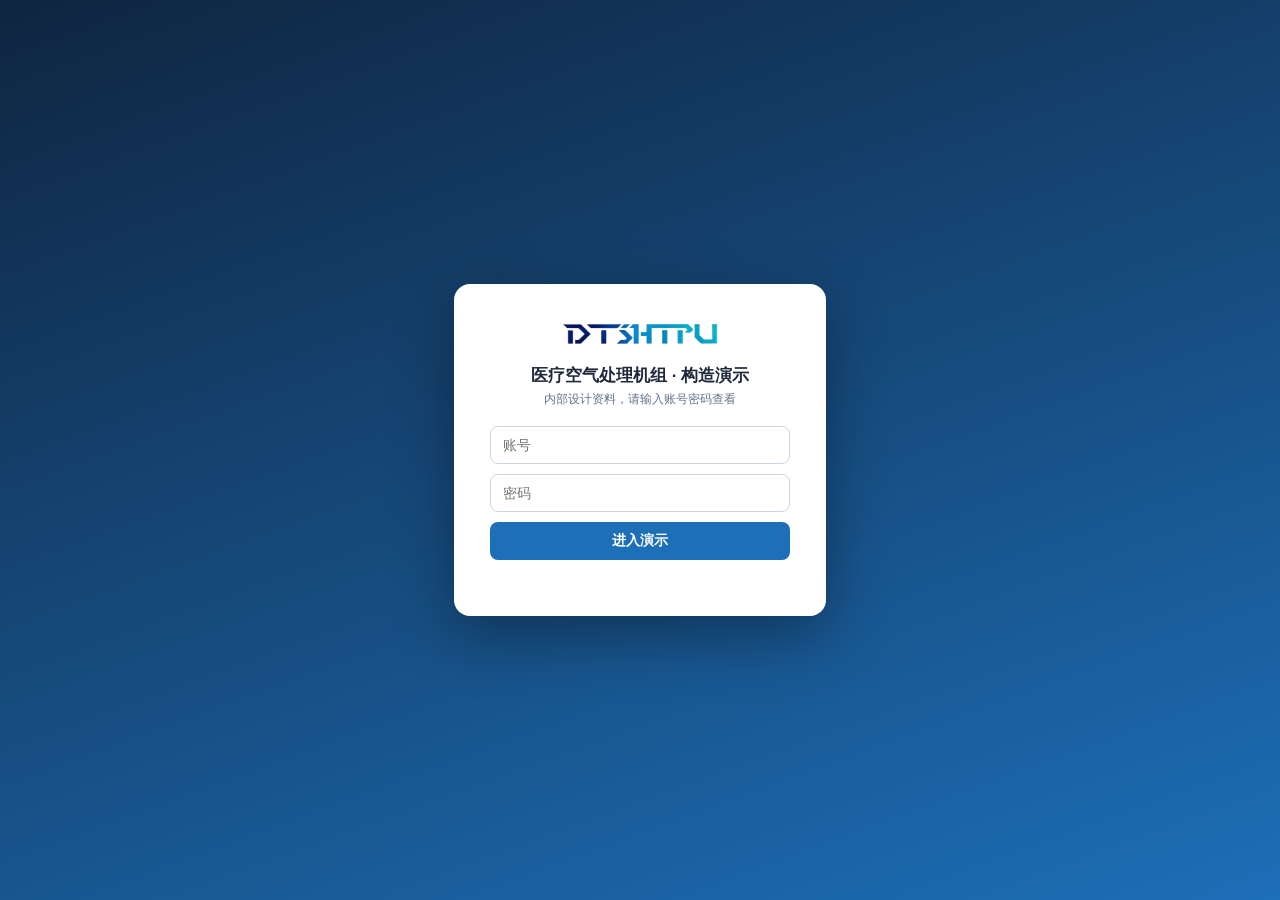
<file: index.html>
<!doctype html>
<html lang="zh-CN">
  <head>
    <meta charset="UTF-8" />
    <meta name="viewport" content="width=device-width, initial-scale=1.0" />
    <title>医疗空气处理机组 · 详细构造 3D 示意（内部预览版）</title>
    <style>
      html, body { margin: 0; height: 100%; overflow: hidden; background: #e8edf2; font-family: "Microsoft YaHei", sans-serif; }
      #app { width: 100vw; height: 100vh; }
      .bar {
        position: fixed; top: 0; left: 0; right: 0; z-index: 10;
        display: flex; flex-wrap: wrap; align-items: center; gap: 8px;
        padding: 8px 12px; background: rgba(255,255,255,.92); border-bottom: 1px solid #d5dce4;
        backdrop-filter: blur(6px);
      }
      .bar img { height: 26px; }
      .bar .t { font-size: 13px; color: #475569; font-weight: 600; }
      .bar .tag { font-size: 10px; background: #fef3c7; color: #92400e; border-radius: 99px; padding: 2px 8px; font-weight: 700; }
      .bar .sp { flex: 1; }
      .btn {
        border: 1px solid #cbd5e1; background: #fff; color: #475569;
        border-radius: 8px; padding: 5px 10px; font-size: 12px; cursor: pointer;
      }
      .btn.on { background: #1d6fb8; border-color: #1d6fb8; color: #fff; }
      .legend {
        position: fixed; left: 10px; bottom: 10px; z-index: 10;
        background: rgba(255,255,255,.92); border: 1px solid #d5dce4; border-radius: 12px;
        padding: 8px 12px; font-size: 11px; color: #475569; line-height: 1.9;
      }
      .ln { display: inline-block; width: 22px; border-top: 2px dashed; vertical-align: middle; margin-right: 6px; }
      .specs {
        position: fixed; right: 10px; top: 56px; z-index: 10;
        background: rgba(255,255,255,.92); border: 1px solid #d5dce4; border-radius: 12px;
        padding: 10px 14px; font-size: 12px; color: #334155; line-height: 2;
      }
      .specs b { color: #1d6fb8; }
      .hint {
        position: fixed; right: 10px; bottom: 10px; z-index: 10;
        background: rgba(30,41,59,.8); color: #fff; font-size: 11px;
        border-radius: 8px; padding: 5px 10px;
      }
      /* 密码门禁 */
      #gate {
        position: fixed; inset: 0; z-index: 100;
        background: linear-gradient(160deg, #0f2540, #1d6fb8);
        display: flex; align-items: center; justify-content: center;
      }
      #gate .card {
        background: #fff; border-radius: 16px; padding: 32px 36px; width: 300px;
        box-shadow: 0 20px 60px rgba(0,0,0,.35); text-align: center;
      }
      #gate img { height: 34px; margin-bottom: 10px; }
      #gate h2 { margin: 0 0 4px; font-size: 17px; color: #1e293b; }
      #gate p { margin: 0 0 18px; font-size: 12px; color: #64748b; }
      #gate input {
        width: 100%; box-sizing: border-box; margin-bottom: 10px; padding: 10px 12px;
        border: 1px solid #cbd5e1; border-radius: 8px; font-size: 14px; outline: none;
      }
      #gate input:focus { border-color: #1d6fb8; }
      #gate button {
        width: 100%; padding: 10px; border: 0; border-radius: 8px; cursor: pointer;
        background: #1d6fb8; color: #fff; font-size: 14px; font-weight: 700;
      }
      #gate .err { color: #dc2626; font-size: 12px; height: 16px; margin-top: 8px; }
    </style>
    <script type="module" crossorigin src="./assets/index-B-9FXGo0.js"></script>
  </head>
  <body>
    <div id="gate">
      <div class="card">
        <img src="[data-uri]" alt="logo" />
        <h2>医疗空气处理机组 · 构造演示</h2>
        <p>内部设计资料，请输入账号密码查看</p>
        <input id="gUser" placeholder="账号" autocomplete="off" />
        <input id="gPass" type="password" placeholder="密码" />
        <button id="gBtn">进入演示</button>
        <div class="err" id="gErr"></div>
      </div>
    </div>
    <div class="bar">
      <img src="[data-uri]" alt="logo" />
      <span class="t">医疗空气处理机组 · 百级净化恒温恒湿 · 详细构造示意</span>
      <span class="tag">内部资料 · 请勿外传</span>
      <span class="sp"></span>
      <button class="btn on" id="bFlow">气流动画</button>
      <button class="btn on" id="bLabel">部位标识</button>
      <button class="btn on" id="bEq">设备开盖</button>
      <button class="btn" id="bMaint">维护门·滤材</button>
      <button class="btn" id="bRot">自动旋转</button>
      <button class="btn" id="bReset">复位视角</button>
    </div>
    <div class="specs">
      <b>技术参数</b><br/>
      风量 <b>6000 m³/h</b><br/>
      制冷 <b>5 kW</b> ｜ 电加热 <b>3 kW</b><br/>
      电极加湿 <b>1 kW</b> ｜ 送风机 <b>2.2 kW</b><br/>
      正面宽 <b>1100</b> × 深 <b>800</b> ｜ 高 <b>1970</b>（含轮）
    </div>
    <div class="legend">
      <div><span class="ln" style="border-color:#2563eb"></span>送风（蒸发→加热→加湿→过滤→灭菌→风机→后部出风口）</div>
      <div><span class="ln" style="border-color:#059669"></span>回风（后部回风口·电磁对接 → 回风道下行 → 底部入混合腔）</div>
      <div><span class="ln" style="border-color:#d97706"></span>新风（新风阀按比例补入）</div>
      <div><span class="ln" style="border-color:#64748b"></span>冷凝器散热排风</div>
    </div>
    <div class="hint">拖动旋转 · 滚轮/双指缩放</div>
    <div id="app"></div>
    <script>
      (function () {
        var gate = document.getElementById("gate");
        if (sessionStorage.getItem("dsp-auth") === "1") { gate.style.display = "none"; return; }
        function tryLogin() {
          var u = document.getElementById("gUser").value.trim();
          var p = document.getElementById("gPass").value.trim();
          if (u === "dsp123" && p === "dsp888") {
            sessionStorage.setItem("dsp-auth", "1");
            gate.style.display = "none";
          } else {
            document.getElementById("gErr").textContent = "账号或密码不正确";
          }
        }
        document.getElementById("gBtn").onclick = tryLogin;
        document.getElementById("gPass").addEventListener("keydown", function (e) {
          if (e.key === "Enter") tryLogin();
        });
      })();
    </script>
  </body>
</html>
</file>
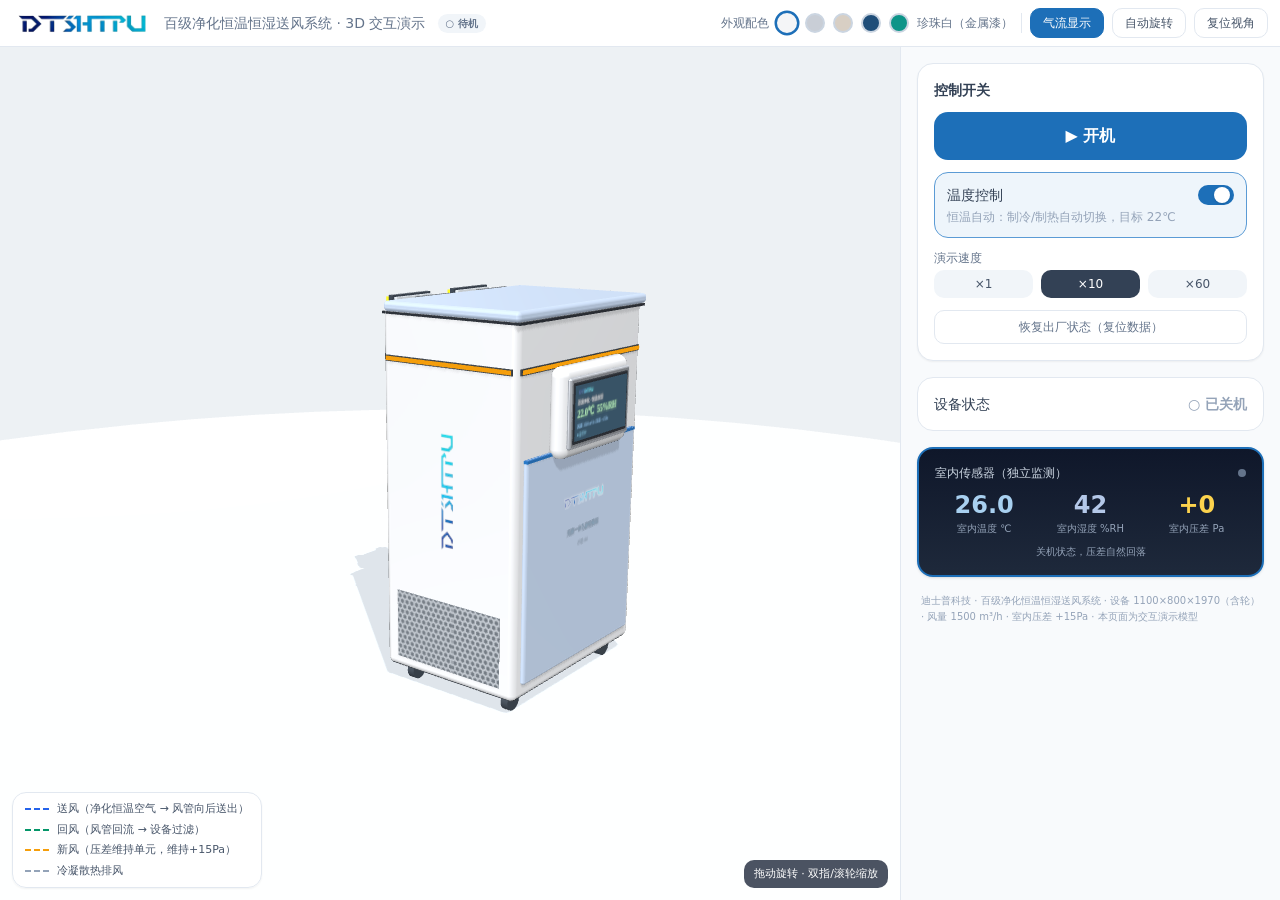
<file: demo/index.html>
<!doctype html>
<html lang="zh-CN">
  <head>
    <meta charset="UTF-8" />
    <meta name="viewport" content="width=device-width, initial-scale=1.0" />
    <title>迪士普科技 · 百级净化恒温恒湿送风系统 · 3D 交互演示</title>
    <script type="module" crossorigin src="./assets/main-hoHMKtmf.js"></script>
    <link rel="modulepreload" crossorigin href="./assets/RoundedBoxGeometry-uWDBBAbW.js">
    <link rel="stylesheet" crossorigin href="./assets/main-CLY2mzZf.css">
  </head>
  <body>
    <div id="root">
      <div style="display:flex;height:100vh;align-items:center;justify-content:center;color:#64748b;font:14px sans-serif;">
        页面加载中，请稍候……（若长时间无反应，请检查网络后刷新）
      </div>
    </div>

  </body>
</html>
</file>
<file: demo/assets/main-CLY2mzZf.css>
*,:before,:after{--tw-border-spacing-x: 0;--tw-border-spacing-y: 0;--tw-translate-x: 0;--tw-translate-y: 0;--tw-rotate: 0;--tw-skew-x: 0;--tw-skew-y: 0;--tw-scale-x: 1;--tw-scale-y: 1;--tw-pan-x: ;--tw-pan-y: ;--tw-pinch-zoom: ;--tw-scroll-snap-strictness: proximity;--tw-gradient-from-position: ;--tw-gradient-via-position: ;--tw-gradient-to-position: ;--tw-ordinal: ;--tw-slashed-zero: ;--tw-numeric-figure: ;--tw-numeric-spacing: ;--tw-numeric-fraction: ;--tw-ring-inset: ;--tw-ring-offset-width: 0px;--tw-ring-offset-color: #fff;--tw-ring-color: rgb(59 130 246 / .5);--tw-ring-offset-shadow: 0 0 #0000;--tw-ring-shadow: 0 0 #0000;--tw-shadow: 0 0 #0000;--tw-shadow-colored: 0 0 #0000;--tw-blur: ;--tw-brightness: ;--tw-contrast: ;--tw-grayscale: ;--tw-hue-rotate: ;--tw-invert: ;--tw-saturate: ;--tw-sepia: ;--tw-drop-shadow: ;--tw-backdrop-blur: ;--tw-backdrop-brightness: ;--tw-backdrop-contrast: ;--tw-backdrop-grayscale: ;--tw-backdrop-hue-rotate: ;--tw-backdrop-invert: ;--tw-backdrop-opacity: ;--tw-backdrop-saturate: ;--tw-backdrop-sepia: ;--tw-contain-size: ;--tw-contain-layout: ;--tw-contain-paint: ;--tw-contain-style: }::backdrop{--tw-border-spacing-x: 0;--tw-border-spacing-y: 0;--tw-translate-x: 0;--tw-translate-y: 0;--tw-rotate: 0;--tw-skew-x: 0;--tw-skew-y: 0;--tw-scale-x: 1;--tw-scale-y: 1;--tw-pan-x: ;--tw-pan-y: ;--tw-pinch-zoom: ;--tw-scroll-snap-strictness: proximity;--tw-gradient-from-position: ;--tw-gradient-via-position: ;--tw-gradient-to-position: ;--tw-ordinal: ;--tw-slashed-zero: ;--tw-numeric-figure: ;--tw-numeric-spacing: ;--tw-numeric-fraction: ;--tw-ring-inset: ;--tw-ring-offset-width: 0px;--tw-ring-offset-color: #fff;--tw-ring-color: rgb(59 130 246 / .5);--tw-ring-offset-shadow: 0 0 #0000;--tw-ring-shadow: 0 0 #0000;--tw-shadow: 0 0 #0000;--tw-shadow-colored: 0 0 #0000;--tw-blur: ;--tw-brightness: ;--tw-contrast: ;--tw-grayscale: ;--tw-hue-rotate: ;--tw-invert: ;--tw-saturate: ;--tw-sepia: ;--tw-drop-shadow: ;--tw-backdrop-blur: ;--tw-backdrop-brightness: ;--tw-backdrop-contrast: ;--tw-backdrop-grayscale: ;--tw-backdrop-hue-rotate: ;--tw-backdrop-invert: ;--tw-backdrop-opacity: ;--tw-backdrop-saturate: ;--tw-backdrop-sepia: ;--tw-contain-size: ;--tw-contain-layout: ;--tw-contain-paint: ;--tw-contain-style: }*,:before,:after{box-sizing:border-box;border-width:0;border-style:solid;border-color:#e5e7eb}:before,:after{--tw-content: ""}html,:host{line-height:1.5;-webkit-text-size-adjust:100%;-moz-tab-size:4;-o-tab-size:4;tab-size:4;font-family:ui-sans-serif,system-ui,sans-serif,"Apple Color Emoji","Segoe UI Emoji",Segoe UI Symbol,"Noto Color Emoji";font-feature-settings:normal;font-variation-settings:normal;-webkit-tap-highlight-color:transparent}body{margin:0;line-height:inherit}hr{height:0;color:inherit;border-top-width:1px}abbr:where([title]){-webkit-text-decoration:underline dotted;text-decoration:underline dotted}h1,h2,h3,h4,h5,h6{font-size:inherit;font-weight:inherit}a{color:inherit;text-decoration:inherit}b,strong{font-weight:bolder}code,kbd,samp,pre{font-family:ui-monospace,SFMono-Regular,Menlo,Monaco,Consolas,Liberation Mono,Courier New,monospace;font-feature-settings:normal;font-variation-settings:normal;font-size:1em}small{font-size:80%}sub,sup{font-size:75%;line-height:0;position:relative;vertical-align:baseline}sub{bottom:-.25em}sup{top:-.5em}table{text-indent:0;border-color:inherit;border-collapse:collapse}button,input,optgroup,select,textarea{font-family:inherit;font-feature-settings:inherit;font-variation-settings:inherit;font-size:100%;font-weight:inherit;line-height:inherit;letter-spacing:inherit;color:inherit;margin:0;padding:0}button,select{text-transform:none}button,input:where([type=button]),input:where([type=reset]),input:where([type=submit]){-webkit-appearance:button;background-color:transparent;background-image:none}:-moz-focusring{outline:auto}:-moz-ui-invalid{box-shadow:none}progress{vertical-align:baseline}::-webkit-inner-spin-button,::-webkit-outer-spin-button{height:auto}[type=search]{-webkit-appearance:textfield;outline-offset:-2px}::-webkit-search-decoration{-webkit-appearance:none}::-webkit-file-upload-button{-webkit-appearance:button;font:inherit}summary{display:list-item}blockquote,dl,dd,h1,h2,h3,h4,h5,h6,hr,figure,p,pre{margin:0}fieldset{margin:0;padding:0}legend{padding:0}ol,ul,menu{list-style:none;margin:0;padding:0}dialog{padding:0}textarea{resize:vertical}input::-moz-placeholder,textarea::-moz-placeholder{opacity:1;color:#9ca3af}input::placeholder,textarea::placeholder{opacity:1;color:#9ca3af}button,[role=button]{cursor:pointer}:disabled{cursor:default}img,svg,video,canvas,audio,iframe,embed,object{display:block;vertical-align:middle}img,video{max-width:100%;height:auto}[hidden]:where(:not([hidden=until-found])){display:none}:root{--background: 0 0% 100%;--foreground: 240 10% 3.9%;--card: 0 0% 100%;--card-foreground: 240 10% 3.9%;--popover: 0 0% 100%;--popover-foreground: 240 10% 3.9%;--primary: 240 5.9% 10%;--primary-foreground: 0 0% 98%;--secondary: 240 4.8% 95.9%;--secondary-foreground: 240 5.9% 10%;--muted: 240 4.8% 95.9%;--muted-foreground: 240 3.8% 46.1%;--accent: 240 4.8% 95.9%;--accent-foreground: 240 5.9% 10%;--destructive: 0 84.2% 60.2%;--destructive-foreground: 0 0% 98%;--border: 240 5.9% 90%;--input: 240 5.9% 90%;--ring: 240 5.9% 10%;--radius: .625rem;--sidebar-background: 0 0% 98%;--sidebar-foreground: 240 5.3% 26.1%;--sidebar-primary: 240 5.9% 10%;--sidebar-primary-foreground: 0 0% 98%;--sidebar-accent: 240 4.8% 95.9%;--sidebar-accent-foreground: 240 5.9% 10%;--sidebar-border: 220 13% 91%;--sidebar-ring: 217.2 91.2% 59.8%}*{border-color:hsl(var(--border))}body{background-color:hsl(var(--background));color:hsl(var(--foreground))}.visible{visibility:visible}.absolute{position:absolute}.relative{position:relative}.bottom-2{bottom:.5rem}.left-2{left:.5rem}.right-2{right:.5rem}.mb-1{margin-bottom:.25rem}.ml-auto{margin-left:auto}.mt-1{margin-top:.25rem}.mt-2{margin-top:.5rem}.inline-block{display:inline-block}.flex{display:flex}.inline-flex{display:inline-flex}.grid{display:grid}.hidden{display:none}.h-2{height:.5rem}.h-4{height:1rem}.h-5{height:1.25rem}.h-7{height:1.75rem}.h-\[52vh\]{height:52vh}.h-full{height:100%}.h-screen{height:100vh}.min-h-0{min-height:0px}.min-h-screen{min-height:100vh}.w-2{width:.5rem}.w-4{width:1rem}.w-5{width:1.25rem}.w-9{width:2.25rem}.w-auto{width:auto}.w-full{width:100%}.w-px{width:1px}.w-screen{width:100vw}.min-w-0{min-width:0px}.flex-1{flex:1 1 0%}.shrink-0{flex-shrink:0}.translate-x-0\.5{--tw-translate-x: .125rem;transform:translate(var(--tw-translate-x),var(--tw-translate-y)) rotate(var(--tw-rotate)) skew(var(--tw-skew-x)) skewY(var(--tw-skew-y)) scaleX(var(--tw-scale-x)) scaleY(var(--tw-scale-y))}.translate-x-4{--tw-translate-x: 1rem;transform:translate(var(--tw-translate-x),var(--tw-translate-y)) rotate(var(--tw-rotate)) skew(var(--tw-skew-x)) skewY(var(--tw-skew-y)) scaleX(var(--tw-scale-x)) scaleY(var(--tw-scale-y))}.scale-125{--tw-scale-x: 1.25;--tw-scale-y: 1.25;transform:translate(var(--tw-translate-x),var(--tw-translate-y)) rotate(var(--tw-rotate)) skew(var(--tw-skew-x)) skewY(var(--tw-skew-y)) scaleX(var(--tw-scale-x)) scaleY(var(--tw-scale-y))}.transform{transform:translate(var(--tw-translate-x),var(--tw-translate-y)) rotate(var(--tw-rotate)) skew(var(--tw-skew-x)) skewY(var(--tw-skew-y)) scaleX(var(--tw-scale-x)) scaleY(var(--tw-scale-y))}@keyframes pulse{50%{opacity:.5}}.animate-pulse{animation:pulse 2s cubic-bezier(.4,0,.6,1) infinite}.resize{resize:both}.grid-cols-3{grid-template-columns:repeat(3,minmax(0,1fr))}.flex-col{flex-direction:column}.flex-wrap{flex-wrap:wrap}.items-center{align-items:center}.justify-between{justify-content:space-between}.gap-1\.5{gap:.375rem}.gap-2{gap:.5rem}.gap-x-3{-moz-column-gap:.75rem;column-gap:.75rem}.gap-y-2{row-gap:.5rem}.space-y-1>:not([hidden])~:not([hidden]){--tw-space-y-reverse: 0;margin-top:calc(.25rem * calc(1 - var(--tw-space-y-reverse)));margin-bottom:calc(.25rem * var(--tw-space-y-reverse))}.space-y-3>:not([hidden])~:not([hidden]){--tw-space-y-reverse: 0;margin-top:calc(.75rem * calc(1 - var(--tw-space-y-reverse)));margin-bottom:calc(.75rem * var(--tw-space-y-reverse))}.space-y-4>:not([hidden])~:not([hidden]){--tw-space-y-reverse: 0;margin-top:calc(1rem * calc(1 - var(--tw-space-y-reverse)));margin-bottom:calc(1rem * var(--tw-space-y-reverse))}.rounded-2xl{border-radius:1rem}.rounded-full{border-radius:9999px}.rounded-lg{border-radius:var(--radius)}.rounded-xl{border-radius:calc(var(--radius) + 4px)}.border{border-width:1px}.border-2{border-width:2px}.border-b{border-bottom-width:1px}.border-t{border-top-width:1px}.border-t-2{border-top-width:2px}.border-dashed{border-style:dashed}.border-\[\#1d6fb8\]{--tw-border-opacity: 1;border-color:rgb(29 111 184 / var(--tw-border-opacity, 1))}.border-\[\#5b9bd5\]{--tw-border-opacity: 1;border-color:rgb(91 155 213 / var(--tw-border-opacity, 1))}.border-amber-500{--tw-border-opacity: 1;border-color:rgb(245 158 11 / var(--tw-border-opacity, 1))}.border-blue-600{--tw-border-opacity: 1;border-color:rgb(37 99 235 / var(--tw-border-opacity, 1))}.border-emerald-300{--tw-border-opacity: 1;border-color:rgb(110 231 183 / var(--tw-border-opacity, 1))}.border-emerald-600{--tw-border-opacity: 1;border-color:rgb(5 150 105 / var(--tw-border-opacity, 1))}.border-slate-200{--tw-border-opacity: 1;border-color:rgb(226 232 240 / var(--tw-border-opacity, 1))}.border-slate-300{--tw-border-opacity: 1;border-color:rgb(203 213 225 / var(--tw-border-opacity, 1))}.border-slate-400{--tw-border-opacity: 1;border-color:rgb(148 163 184 / var(--tw-border-opacity, 1))}.bg-\[\#1d6fb8\]{--tw-bg-opacity: 1;background-color:rgb(29 111 184 / var(--tw-bg-opacity, 1))}.bg-\[\#eef5fb\]{--tw-bg-opacity: 1;background-color:rgb(238 245 251 / var(--tw-bg-opacity, 1))}.bg-emerald-100{--tw-bg-opacity: 1;background-color:rgb(209 250 229 / var(--tw-bg-opacity, 1))}.bg-emerald-400{--tw-bg-opacity: 1;background-color:rgb(52 211 153 / var(--tw-bg-opacity, 1))}.bg-emerald-50{--tw-bg-opacity: 1;background-color:rgb(236 253 245 / var(--tw-bg-opacity, 1))}.bg-rose-500{--tw-bg-opacity: 1;background-color:rgb(244 63 94 / var(--tw-bg-opacity, 1))}.bg-slate-100{--tw-bg-opacity: 1;background-color:rgb(241 245 249 / var(--tw-bg-opacity, 1))}.bg-slate-200{--tw-bg-opacity: 1;background-color:rgb(226 232 240 / var(--tw-bg-opacity, 1))}.bg-slate-300{--tw-bg-opacity: 1;background-color:rgb(203 213 225 / var(--tw-bg-opacity, 1))}.bg-slate-50{--tw-bg-opacity: 1;background-color:rgb(248 250 252 / var(--tw-bg-opacity, 1))}.bg-slate-500{--tw-bg-opacity: 1;background-color:rgb(100 116 139 / var(--tw-bg-opacity, 1))}.bg-slate-700{--tw-bg-opacity: 1;background-color:rgb(51 65 85 / var(--tw-bg-opacity, 1))}.bg-slate-800\/80{background-color:#1e293bcc}.bg-white{--tw-bg-opacity: 1;background-color:rgb(255 255 255 / var(--tw-bg-opacity, 1))}.bg-white\/90{background-color:#ffffffe6}.bg-gradient-to-b{background-image:linear-gradient(to bottom,var(--tw-gradient-stops))}.from-slate-900{--tw-gradient-from: #0f172a var(--tw-gradient-from-position);--tw-gradient-to: rgb(15 23 42 / 0) var(--tw-gradient-to-position);--tw-gradient-stops: var(--tw-gradient-from), var(--tw-gradient-to)}.to-slate-800{--tw-gradient-to: #1e293b var(--tw-gradient-to-position)}.p-3{padding:.75rem}.p-4{padding:1rem}.px-1{padding-left:.25rem;padding-right:.25rem}.px-2{padding-left:.5rem;padding-right:.5rem}.px-2\.5{padding-left:.625rem;padding-right:.625rem}.px-3{padding-left:.75rem;padding-right:.75rem}.py-0\.5{padding-top:.125rem;padding-bottom:.125rem}.py-1\.5{padding-top:.375rem;padding-bottom:.375rem}.py-2{padding-top:.5rem;padding-bottom:.5rem}.py-3{padding-top:.75rem;padding-bottom:.75rem}.pb-2{padding-bottom:.5rem}.text-left{text-align:left}.text-center{text-align:center}.text-2xl{font-size:1.5rem;line-height:2rem}.text-\[10px\]{font-size:10px}.text-base{font-size:1rem;line-height:1.5rem}.text-sm{font-size:.875rem;line-height:1.25rem}.text-xs{font-size:.75rem;line-height:1rem}.font-bold{font-weight:700}.font-medium{font-weight:500}.tabular-nums{--tw-numeric-spacing: tabular-nums;font-variant-numeric:var(--tw-ordinal) var(--tw-slashed-zero) var(--tw-numeric-figure) var(--tw-numeric-spacing) var(--tw-numeric-fraction)}.leading-4{line-height:1rem}.text-\[\#a8d0f0\]{--tw-text-opacity: 1;color:rgb(168 208 240 / var(--tw-text-opacity, 1))}.text-\[\#b4c8e8\]{--tw-text-opacity: 1;color:rgb(180 200 232 / var(--tw-text-opacity, 1))}.text-amber-300{--tw-text-opacity: 1;color:rgb(252 211 77 / var(--tw-text-opacity, 1))}.text-emerald-600{--tw-text-opacity: 1;color:rgb(5 150 105 / var(--tw-text-opacity, 1))}.text-emerald-700{--tw-text-opacity: 1;color:rgb(4 120 87 / var(--tw-text-opacity, 1))}.text-slate-300{--tw-text-opacity: 1;color:rgb(203 213 225 / var(--tw-text-opacity, 1))}.text-slate-400{--tw-text-opacity: 1;color:rgb(148 163 184 / var(--tw-text-opacity, 1))}.text-slate-500{--tw-text-opacity: 1;color:rgb(100 116 139 / var(--tw-text-opacity, 1))}.text-slate-600{--tw-text-opacity: 1;color:rgb(71 85 105 / var(--tw-text-opacity, 1))}.text-slate-700{--tw-text-opacity: 1;color:rgb(51 65 85 / var(--tw-text-opacity, 1))}.text-white{--tw-text-opacity: 1;color:rgb(255 255 255 / var(--tw-text-opacity, 1))}.shadow{--tw-shadow: 0 1px 3px 0 rgb(0 0 0 / .1), 0 1px 2px -1px rgb(0 0 0 / .1);--tw-shadow-colored: 0 1px 3px 0 var(--tw-shadow-color), 0 1px 2px -1px var(--tw-shadow-color);box-shadow:var(--tw-ring-offset-shadow, 0 0 #0000),var(--tw-ring-shadow, 0 0 #0000),var(--tw-shadow)}.shadow-sm{--tw-shadow: 0 1px 2px 0 rgb(0 0 0 / .05);--tw-shadow-colored: 0 1px 2px 0 var(--tw-shadow-color);box-shadow:var(--tw-ring-offset-shadow, 0 0 #0000),var(--tw-ring-shadow, 0 0 #0000),var(--tw-shadow)}.backdrop-blur{--tw-backdrop-blur: blur(8px);-webkit-backdrop-filter:var(--tw-backdrop-blur) var(--tw-backdrop-brightness) var(--tw-backdrop-contrast) var(--tw-backdrop-grayscale) var(--tw-backdrop-hue-rotate) var(--tw-backdrop-invert) var(--tw-backdrop-opacity) var(--tw-backdrop-saturate) var(--tw-backdrop-sepia);backdrop-filter:var(--tw-backdrop-blur) var(--tw-backdrop-brightness) var(--tw-backdrop-contrast) var(--tw-backdrop-grayscale) var(--tw-backdrop-hue-rotate) var(--tw-backdrop-invert) var(--tw-backdrop-opacity) var(--tw-backdrop-saturate) var(--tw-backdrop-sepia)}.transition-all{transition-property:all;transition-timing-function:cubic-bezier(.4,0,.2,1);transition-duration:.15s}.transition-colors{transition-property:color,background-color,border-color,text-decoration-color,fill,stroke;transition-timing-function:cubic-bezier(.4,0,.2,1);transition-duration:.15s}.transition-transform{transition-property:transform;transition-timing-function:cubic-bezier(.4,0,.2,1);transition-duration:.15s}@keyframes enter{0%{opacity:var(--tw-enter-opacity, 1);transform:translate3d(var(--tw-enter-translate-x, 0),var(--tw-enter-translate-y, 0),0) scale3d(var(--tw-enter-scale, 1),var(--tw-enter-scale, 1),var(--tw-enter-scale, 1)) rotate(var(--tw-enter-rotate, 0))}}@keyframes exit{to{opacity:var(--tw-exit-opacity, 1);transform:translate3d(var(--tw-exit-translate-x, 0),var(--tw-exit-translate-y, 0),0) scale3d(var(--tw-exit-scale, 1),var(--tw-exit-scale, 1),var(--tw-exit-scale, 1)) rotate(var(--tw-exit-rotate, 0))}}.running{animation-play-state:running}.hover\:border-slate-300:hover{--tw-border-opacity: 1;border-color:rgb(203 213 225 / var(--tw-border-opacity, 1))}.hover\:border-slate-400:hover{--tw-border-opacity: 1;border-color:rgb(148 163 184 / var(--tw-border-opacity, 1))}.hover\:bg-\[\#175d94\]:hover{--tw-bg-opacity: 1;background-color:rgb(23 93 148 / var(--tw-bg-opacity, 1))}.hover\:bg-rose-600:hover{--tw-bg-opacity: 1;background-color:rgb(225 29 72 / var(--tw-bg-opacity, 1))}.hover\:bg-slate-50:hover{--tw-bg-opacity: 1;background-color:rgb(248 250 252 / var(--tw-bg-opacity, 1))}@media(min-width:640px){.sm\:bottom-3{bottom:.75rem}.sm\:left-3{left:.75rem}.sm\:right-3{right:.75rem}.sm\:inline{display:inline}.sm\:w-6{width:1.5rem}.sm\:gap-2{gap:.5rem}.sm\:px-3{padding-left:.75rem;padding-right:.75rem}.sm\:py-2{padding-top:.5rem;padding-bottom:.5rem}.sm\:text-\[11px\]{font-size:11px}}@media(min-width:1024px){.lg\:h-auto{height:auto}.lg\:h-full{height:100%}.lg\:h-screen{height:100vh}.lg\:w-\[380px\]{width:380px}.lg\:flex-1{flex:1 1 0%}.lg\:flex-row{flex-direction:row}.lg\:overflow-hidden{overflow:hidden}.lg\:overflow-y-auto{overflow-y:auto}.lg\:border-l{border-left-width:1px}.lg\:border-t-0{border-top-width:0px}}
</file>
